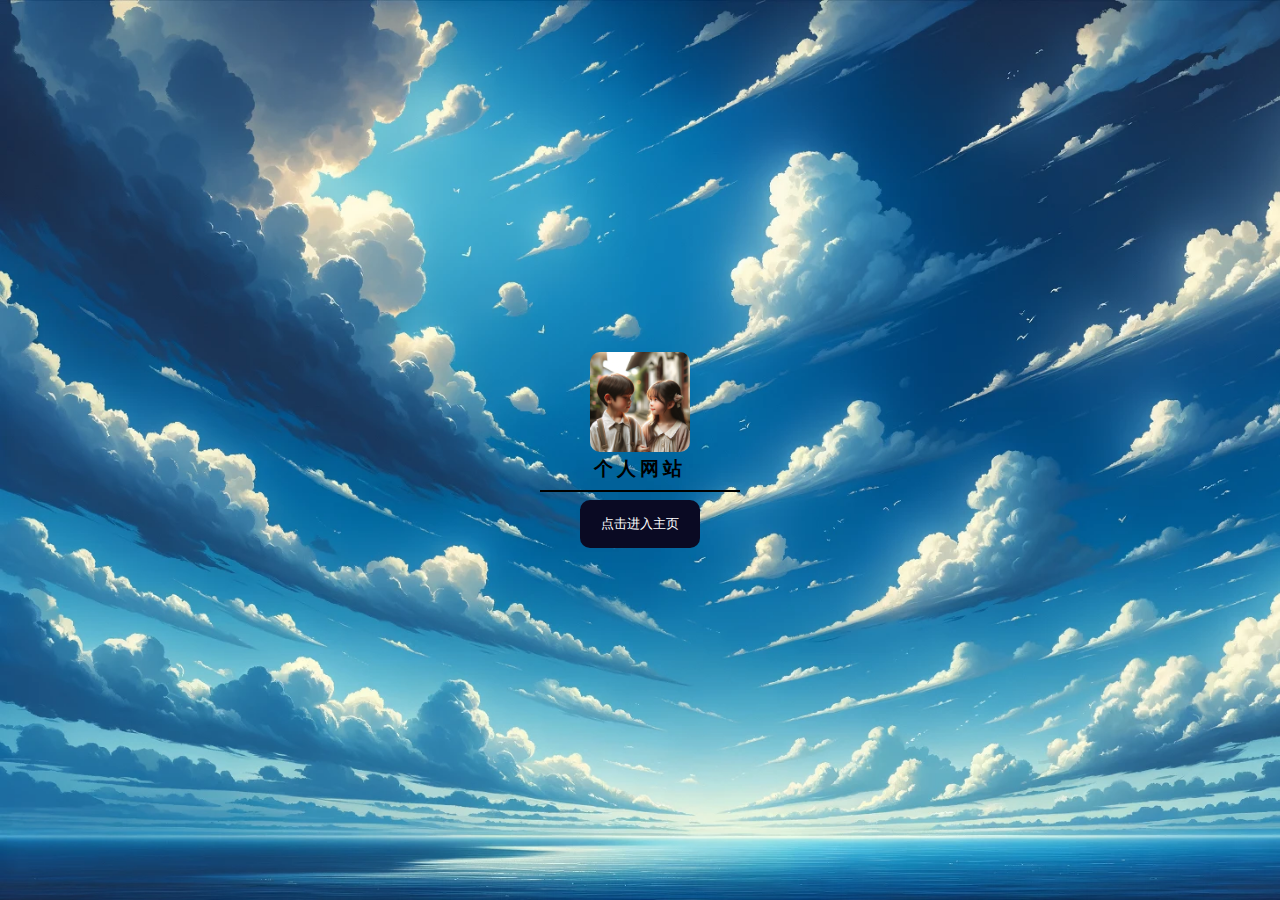
<file: web/index.html>
<!DOCTYPE html>
<html>
    <head>
        <meta charset="utf-8">
        <title>我的主页</title>
        <!-- 添加网站的标志 -->
        <link rel="icon" href="./images/mountain-8168060_1280.ico" type="image/x-icon" />
        <!-- 引用外部css文件 -->
        <link rel="stylesheet" type="text/css" href="./css/style.css"/>
        
    </head>
    <body>
      <div class="index_body_div">
        <img src="./images/wangyuhu.webp" alt="我的头像"/>
        <h3>个人网站</h3>
        <!-- 这个是一个横条 -->
        <hr>
        <a href="./html/main.html">
            <button class="w_button">点击进入主页</button>
        </a>
      </div>
    </body>
</html>
</file>
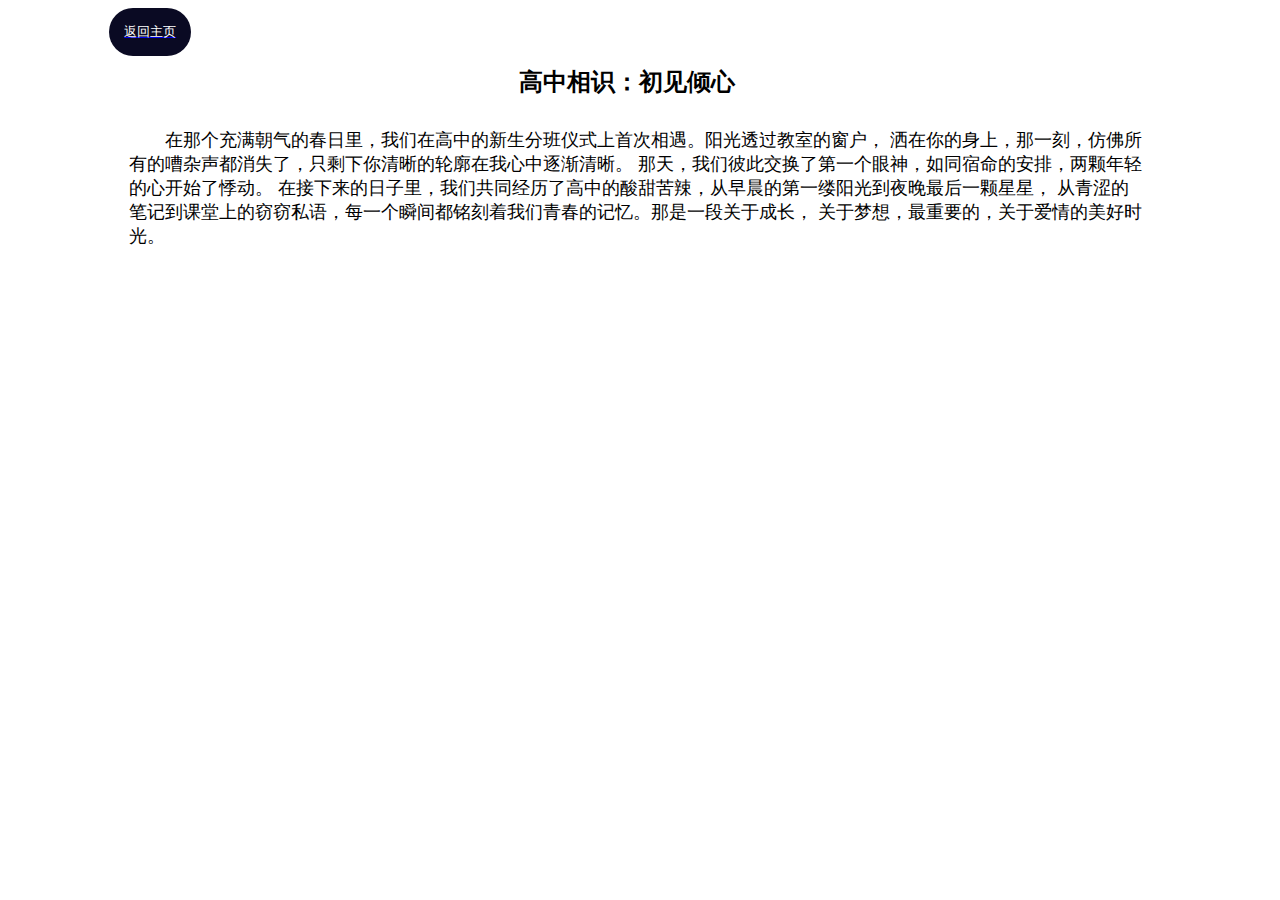
<file: web/html/01_article.html>
<!DOCTYPE html>
<html>
    <head>
        <meta charset="utf-8"/>
        <title>个人文章</title>
        <link rel="stylesheet" href="../css/01_article.css"/>
    </head>
    <body>
        <div class="contains">
            <a class="contains_a" href="article.html">
                <button>返回主页</button>
            </a>
            <h2 class="contains_title">高中相识：初见倾心</h2>
            <p class="contains_content">
                在那个充满朝气的春日里，我们在高中的新生分班仪式上首次相遇。阳光透过教室的窗户，
                洒在你的身上，那一刻，仿佛所有的嘈杂声都消失了，只剩下你清晰的轮廓在我心中逐渐清晰。
                那天，我们彼此交换了第一个眼神，如同宿命的安排，两颗年轻的心开始了悸动。
                在接下来的日子里，我们共同经历了高中的酸甜苦辣，从早晨的第一缕阳光到夜晚最后一颗星星，
                从青涩的笔记到课堂上的窃窃私语，每一个瞬间都铭刻着我们青春的记忆。那是一段关于成长，
                关于梦想，最重要的，关于爱情的美好时光。
            </p>
        </div>
    </body>
</html>
</file>
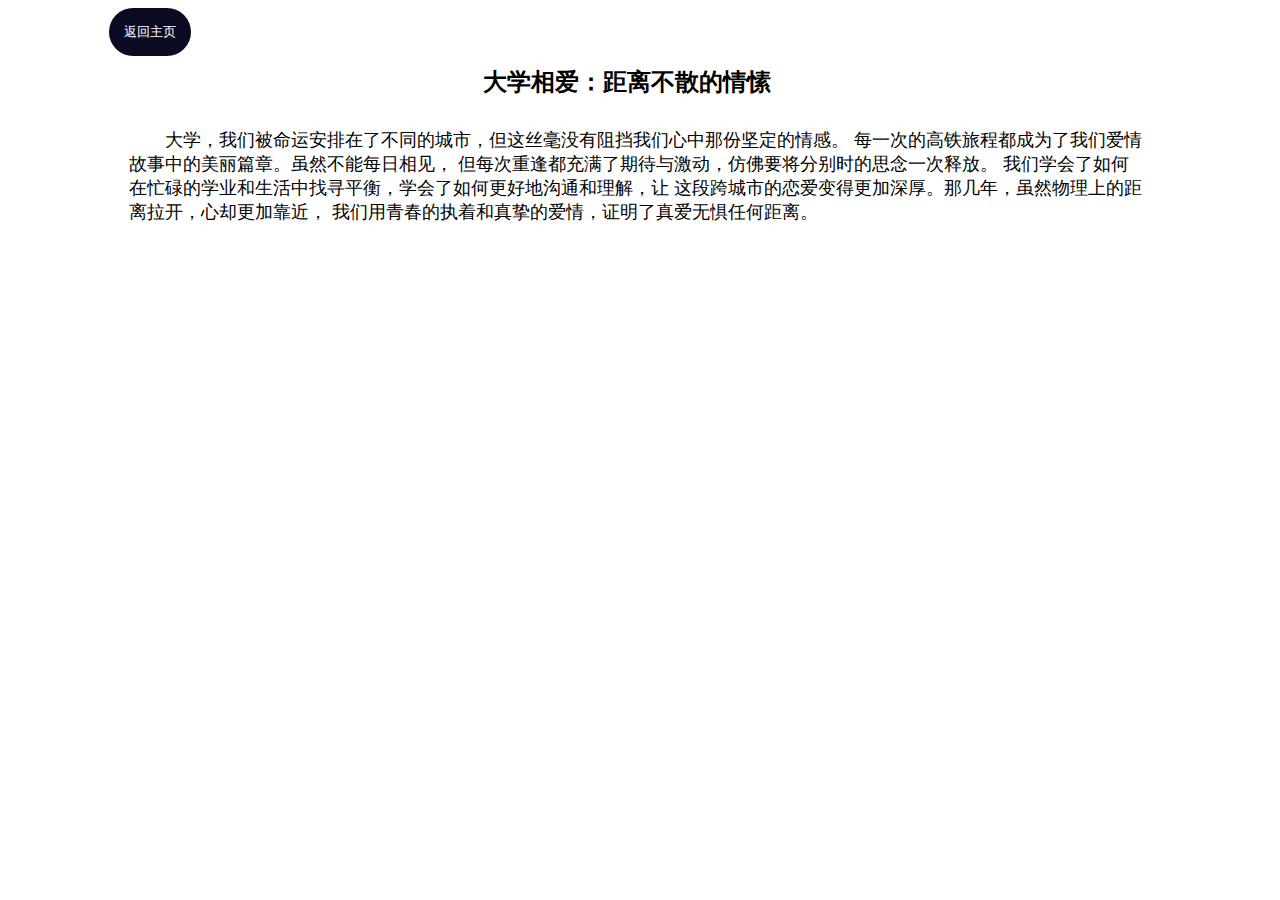
<file: web/html/02_article.html>
<!DOCTYPE html>
<html>
    <head>
        <meta charset="utf-8"/>
        <title>个人文章</title>
        <link rel="stylesheet" href="../css/01_article.css"/>
    </head>
    <body>
        <div class="contains">
            <a class="contains_a" href="article.html">
                <button>返回主页</button>
            </a>
            <h2 class="contains_title">大学相爱：距离不散的情愫</h2>
            <p class="contains_content">
                大学，我们被命运安排在了不同的城市，但这丝毫没有阻挡我们心中那份坚定的情感。
                每一次的高铁旅程都成为了我们爱情故事中的美丽篇章。虽然不能每日相见，
                但每次重逢都充满了期待与激动，仿佛要将分别时的思念一次释放。
                我们学会了如何在忙碌的学业和生活中找寻平衡，学会了如何更好地沟通和理解，让
                这段跨城市的恋爱变得更加深厚。那几年，虽然物理上的距离拉开，心却更加靠近，
                我们用青春的执着和真挚的爱情，证明了真爱无惧任何距离。
            </p>
        </div>
    </body>
</html>
</file>
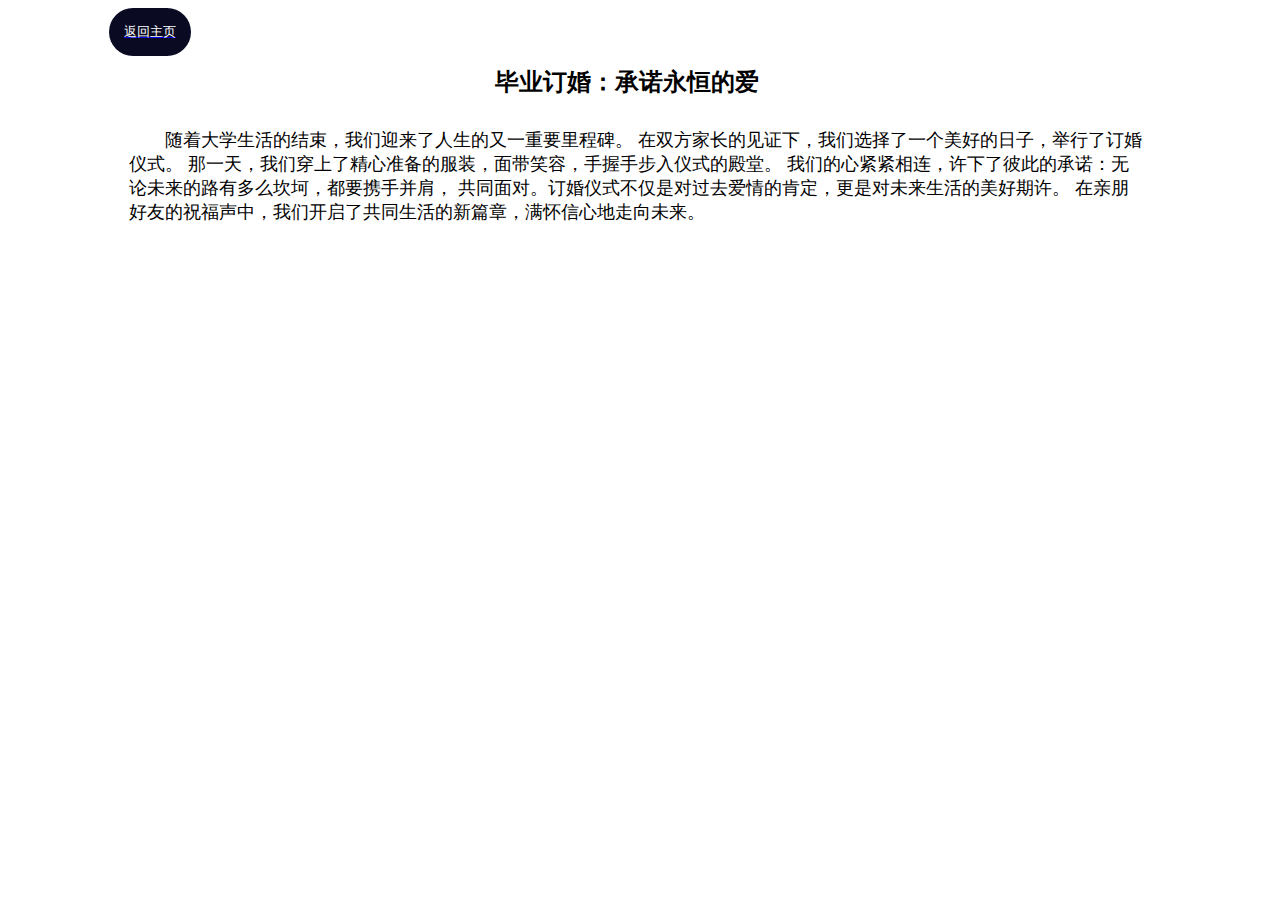
<file: web/html/03_article.html>
<!DOCTYPE html>
<html>
    <head>
        <meta charset="utf-8"/>
        <title>个人文章</title>
        <link rel="stylesheet" href="../css/01_article.css"/>
    </head>
    <body>
        <div class="contains">
            <a class="contains_a" href="article.html">
                <button>返回主页</button>
            </a>
            <h2 class="contains_title">毕业订婚：承诺永恒的爱</h2>
            <p class="contains_content">
                随着大学生活的结束，我们迎来了人生的又一重要里程碑。
                在双方家长的见证下，我们选择了一个美好的日子，举行了订婚仪式。
                那一天，我们穿上了精心准备的服装，面带笑容，手握手步入仪式的殿堂。
                我们的心紧紧相连，许下了彼此的承诺：无论未来的路有多么坎坷，都要携手并肩，
                共同面对。订婚仪式不仅是对过去爱情的肯定，更是对未来生活的美好期许。
                在亲朋好友的祝福声中，我们开启了共同生活的新篇章，满怀信心地走向未来。
            </p>
        </div>
    </body>
</html>
</file>
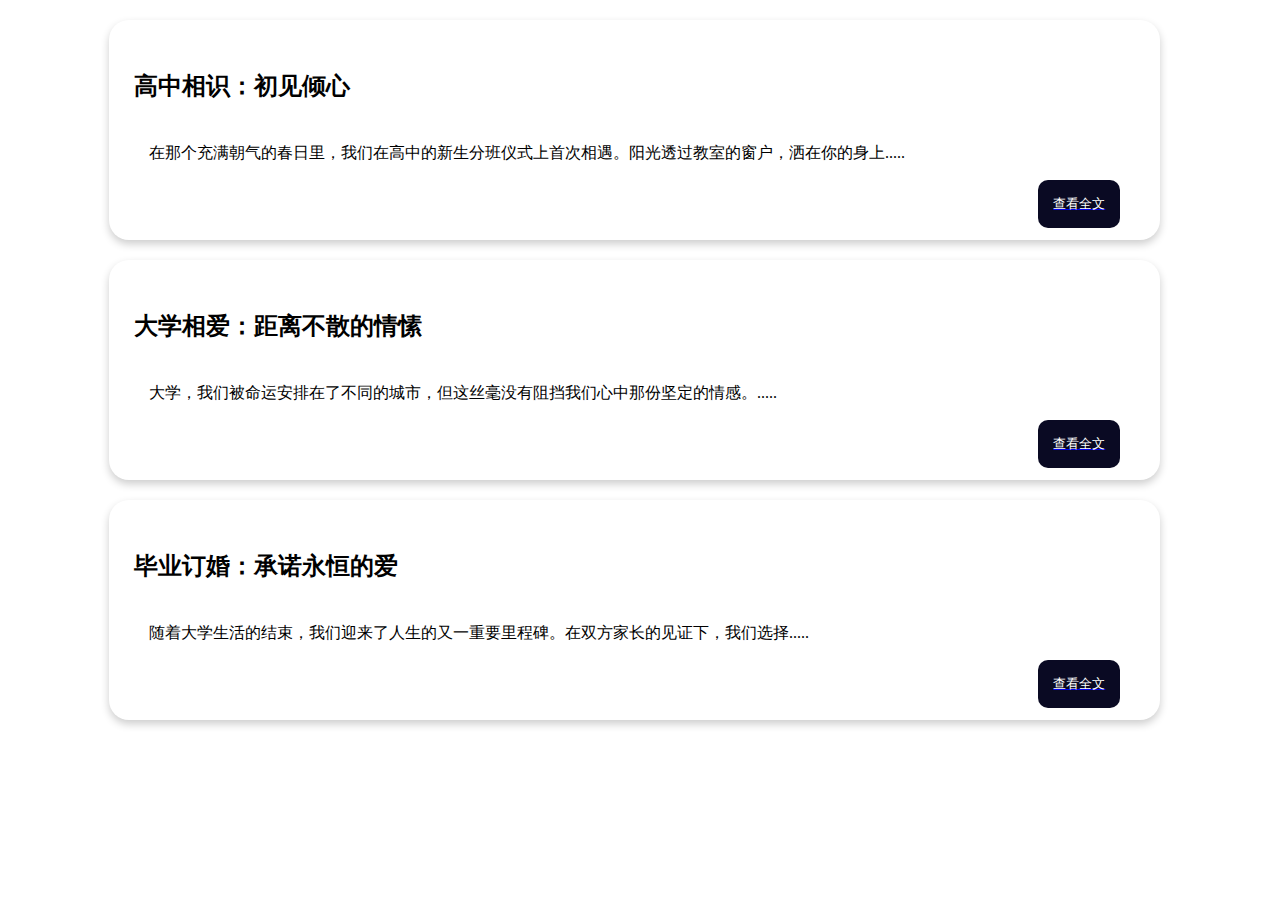
<file: web/html/article.html>
<!DOCTYPE html>
<html>
    <head>
        <meta charset="utf-8"/>
        <title>文章主题页面</title>
        <link rel = "stylesheet" href="../css/article_style.css"/>
        <link rel="icon" href="../images/mountain-8168060_1280.ico"/>

    </head>
    <body>
       <div id="contains">
        <!-- 第一个模块 -->
            <div id="contains_one">
                <h2>高中相识：初见倾心</h2>
                <p>在那个充满朝气的春日里，我们在高中的新生分班仪式上首次相遇。阳光透过教室的窗户，洒在你的身上.....</p>
                <a id="contains_a" href="./01_article.html" title="第一篇文章">
                    <button>查看全文</button>
                </a>
            </div>
        <!-- 第二个模块  -->
            <div id="contains_one">
                <h2>大学相爱：距离不散的情愫</h2>
                <p>大学，我们被命运安排在了不同的城市，但这丝毫没有阻挡我们心中那份坚定的情感。.....</p>
                <a id="contains_a" href="./02_article.html" title="第一篇文章">
                    <button>查看全文</button>
                </a>
            </div>
        <!-- 第三个模块 -->
            <div id="contains_one">
                <h2>毕业订婚：承诺永恒的爱</h2>
                <p>随着大学生活的结束，我们迎来了人生的又一重要里程碑。在双方家长的见证下，我们选择.....</p>
                <a id="contains_a" href="./03_article.html" title="第一篇文章">
                    <button>查看全文</button>
                </a>
            </div>
       </div>

    </body>
</html>
</file>
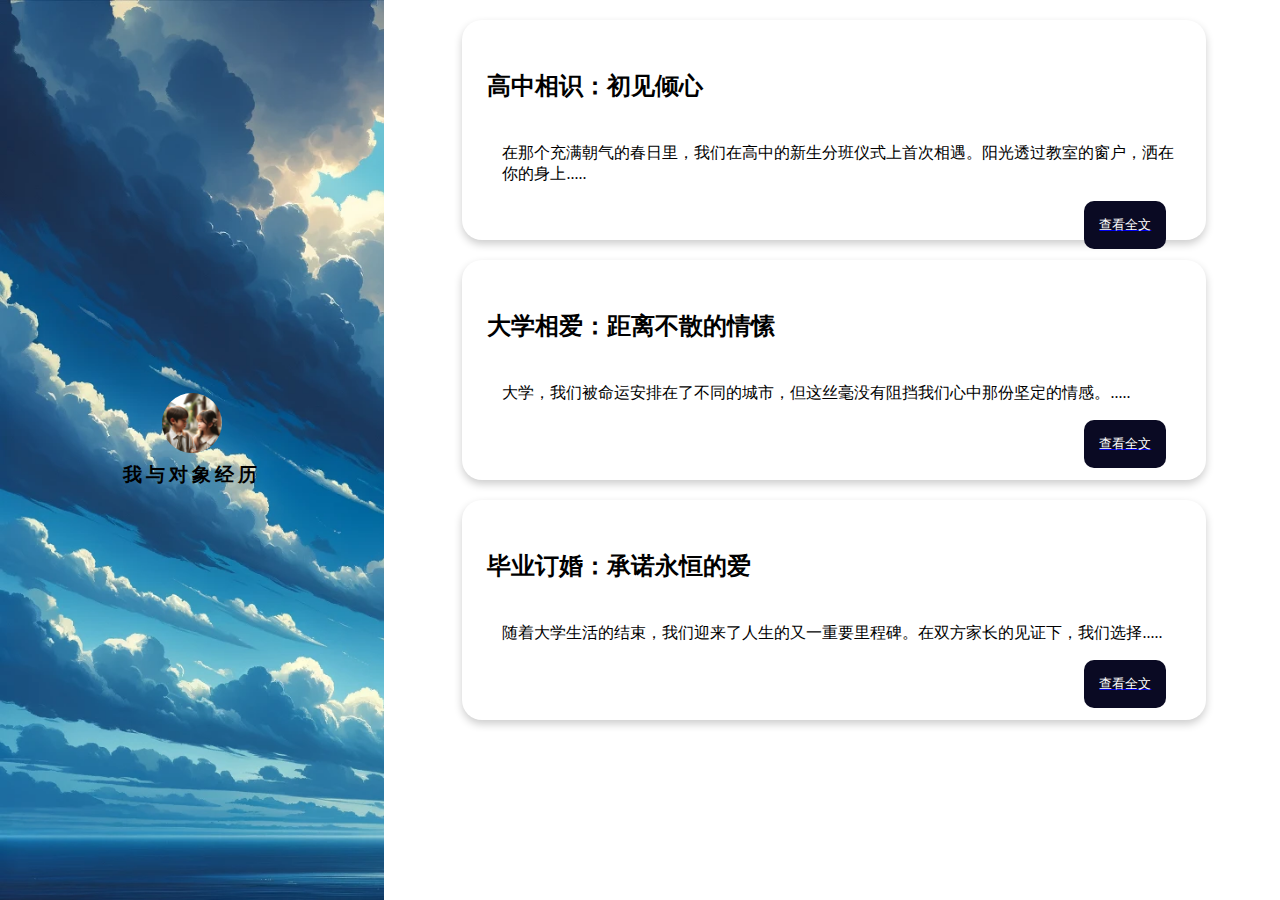
<file: web/html/main.html>
<!DOCTYPE html>
<html>
    <head>
        <meta charset="utf-8">
        <title>爱你哟</title>
        <link rel="icon" href="../images/mountain-8168060_1280.ico"/>
        <link rel="stylesheet" href="../css/main_style.css"/>
    </head>
    <div id="contains">
        <!-- 使用iframe作为左右分割 -->
        <iframe id="left_page" src="personal.html" title="个人主页展示" ></iframe>
        <iframe id="right_page" src="article.html" title="文章页面展示" ></iframe>

    </div>
   <body></body>
</html>
</file>
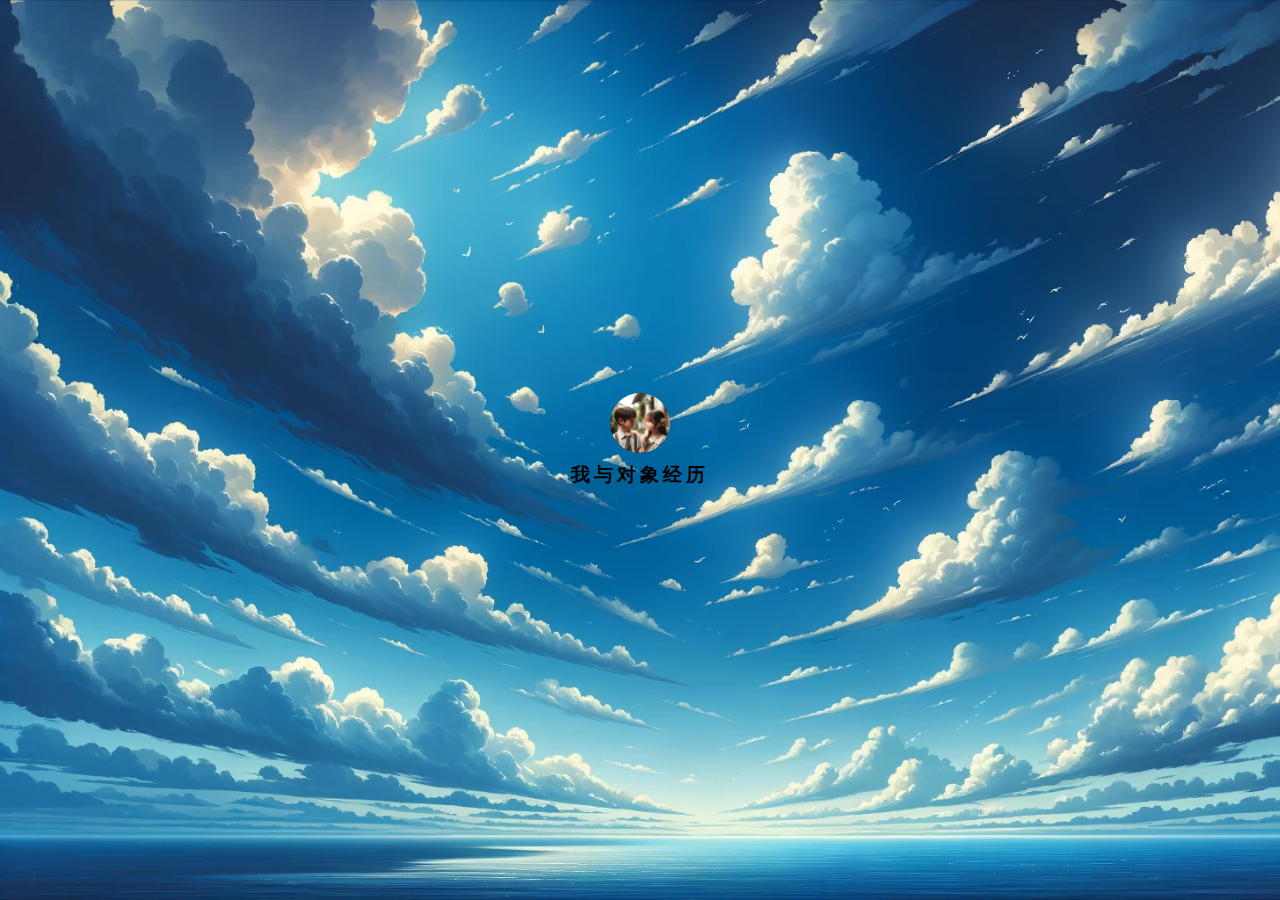
<file: web/html/personal.html>
<!DOCTYPE html>
<html>
    <head>
        <meta charset="utf-8"/>
        <title>爱你哟</title>
        <link rel="stylesheet" href="../css/personal_style.css"/>
    </head>
    <body>
        <div id="per_left">
            <img src="../images/wangyuhu.webp"/>
            <h3>我与对象经历</h3>
        </div>
    </body>   
</html>
</file>
<file: web/css/style.css>
/* 把图片作为背景墙 */
body{
    background-image: url(../images/yun.webp);
    background-repeat: no-repeat;
    background-attachment: fixed;
    background-size: cover;
    /* 下面代码是为了*/
    display: grid;
    place-items: center; /* 水平和垂直居中 */
    min-height: 100vh;
    margin: 0;
}
.index_body_div{
    text-align: center;   
}
.index_body_div img{
    border-radius: 10px;
    width: 100px;
    height: 100px;
    
}
.index_body_div h3{
    margin: 0px;
    font-size:longer;
    letter-spacing: 4px; /* 增加汉字间的间距为2px */
}
.index_body_div hr{
   /* 移除默认边框 */
    border:none;
    /* 设置高度 */
    height: 1.5px;
    width: 200px;
    background-color: black;
}
.w_button{
    background-color:#0a0a23;
    color: #fff;
    border:none; 
    border-radius:10px;  
    padding:15px;
    min-height:30px; 
    min-width: 120px;
}
</file>
<file: web/css/01_article.css>
.contains{
    /* background-color: red; */
    display: flex;
    flex-direction: column;
    justify-content: space-between;
    margin: 0;
    padding-left: 8%;
    padding-right: 10%;

}
.contains_a{
    display: flex;
    margin: 0;
}
.contains_a button{
    margin: 0;
    justify-content: flex-start;
    background-color:#0a0a23;
    color: #fff;
    border:none; 
    border-radius:30px;  
    padding:15px;
}
.contains_title{
    text-align: center;
    margin: 0;
    padding-top: 10px;
}
.contains_content{
    text-indent: 2em;
    font-size: large;
    font-family: 'Trebuchet MS', 'Lucida Sans Unicode', 'Lucida Grande', 'Lucida Sans', Arial, sans-serif;
    margin: 0;
    padding-left: 20px;
    padding-top: 30px;
}
</file>
<file: web/css/article_style.css>
#contains_one{
    box-shadow: 0 4px 8px 0 rgba(0,0,0,0.2);
    transition: 0.3s;
    width: 80%;
    height: 180px;
    border-radius: 20px;
    margin-top: 20px;
    margin-left: 8%;
    margin-right: 10%;
    /* 确保contains_one可以作为flex容器的父元素 */
    display: flex;
    /* 使内容垂直排列 */
    flex-direction: column;
    /* 分散对齐子项 */
    justify-content: space-between;
    padding:20px
    
}
#contains_one:hover{
    box-shadow: 0 8px 16px 0 rgba(0,0,0,0.2);
}
#contains_one h2{
    margin-top:20px;
    padding-left:5px;
    padding-top: 10px;
}
#contains_one p{
    padding-left: 20px;
    padding-top: 5px;
    font-family: Cambria, Cochin, Georgia, Times, 'Times New Roman', serif;
}
#contains_a{
    display: flex;
    /* 使按钮靠右对齐 */
    justify-content: flex-end;
    padding-right: 20px;
}
button{
    padding-left: 80%;
    background-color:#0a0a23;
    color: #fff;
    border:none; 
    border-radius:10px;  
    padding:15px;
    /* 改善鼠标悬停在按钮上时的指针样式 */
    cursor: pointer;
    /*
    min-height:10px; 
    min-width: 20px; */
}
</file>
<file: web/css/main_style.css>
body{
    margin: 0;
}
#contains{
    /* 即灵活盒子布局模式 */
    display: flex;
    /* background-color: blue; */
    height:100vh;
    /* width:100vh; 
    height: 100vh; */
    overflow: hidden;
    margin: 0;
    width: 100%;
}
#left_page{
    height: 100vh;
    /* flex属性代表伸展比例，收缩比例，基础宽度，将伸展，收缩为0，宽度为30% */
    flex: 0 0 30%;
    /* 删除边框 */
    border: 0;
    /* 去除控制滚动条*/
    overflow: hidden;
}

#right_page{
    /* background-color: red; */
    flex: 0 0 70%;
    height: 100vh;
    /* width: 150vh; */
    border: 0;
    overflow:hidden;
}
</file>
<file: web/css/personal_style.css>
body{
    background-image: url(../images/yun.webp);
    background-repeat: no-repeat;
    background-attachment: fixed;
    background-size: cover;
    display: grid;
    place-items:center;
    /* 控制行高 */
    /* gap:10px; */
    min-height:100vh;
    margin :0;
}
#per_left{
    text-align: center;
}
img{
    height: 60px;
    width: 60px;
    border-radius: 40px;
   
}
h3{
    /* text-align: center; */
    margin-top: 5px;
    letter-spacing: 4px;
}
</file>
